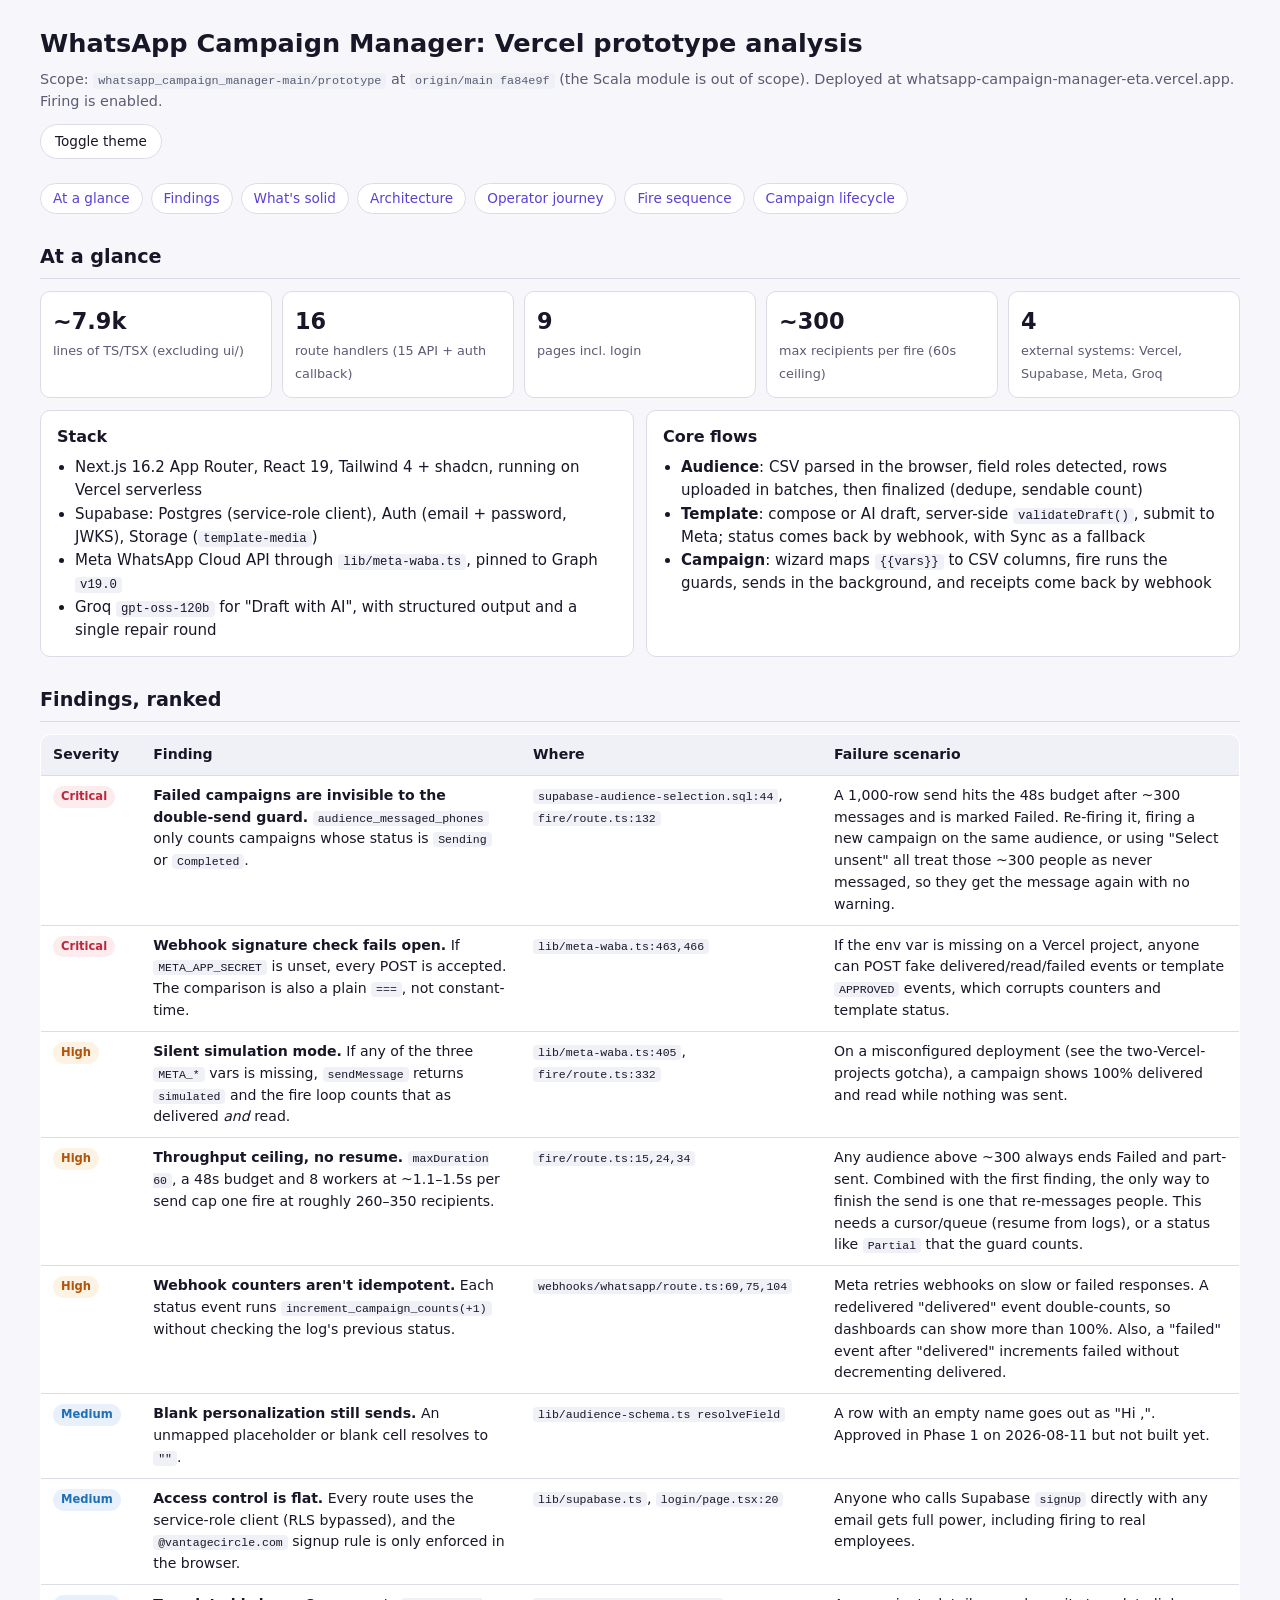
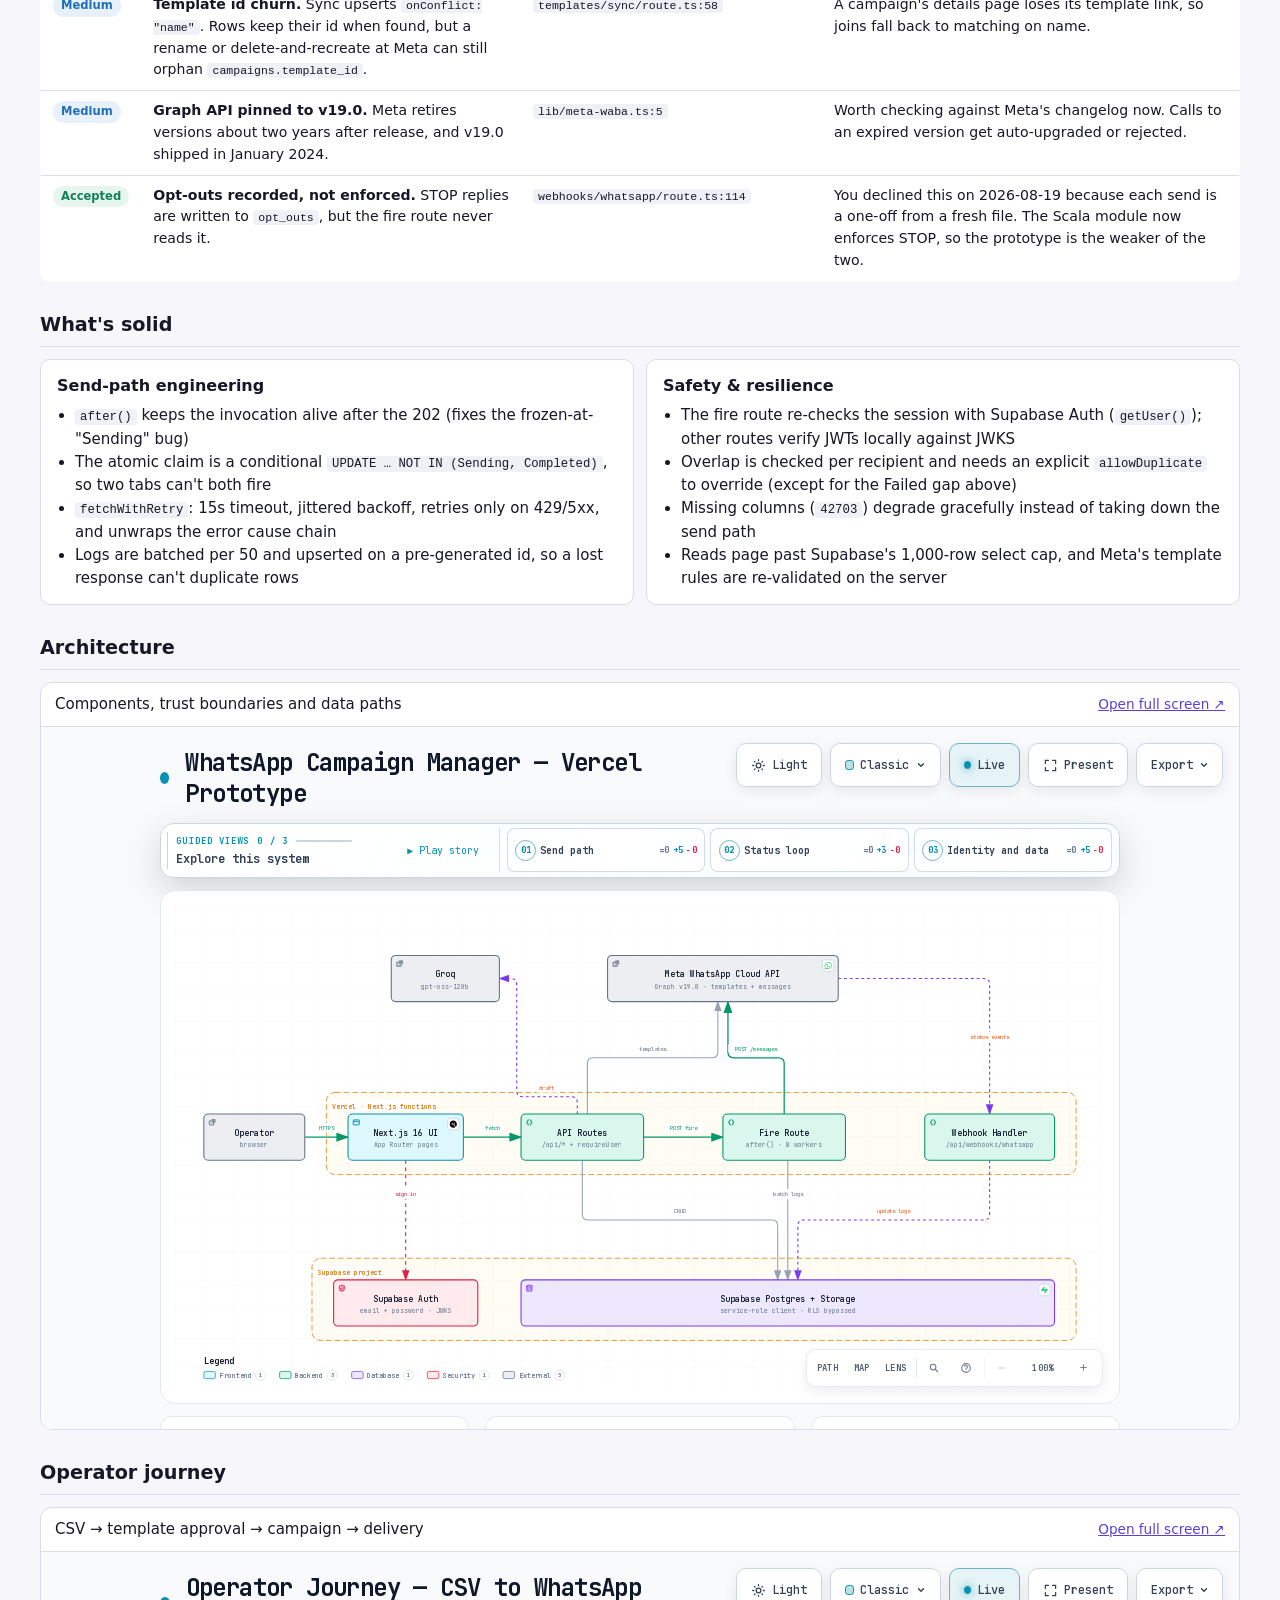
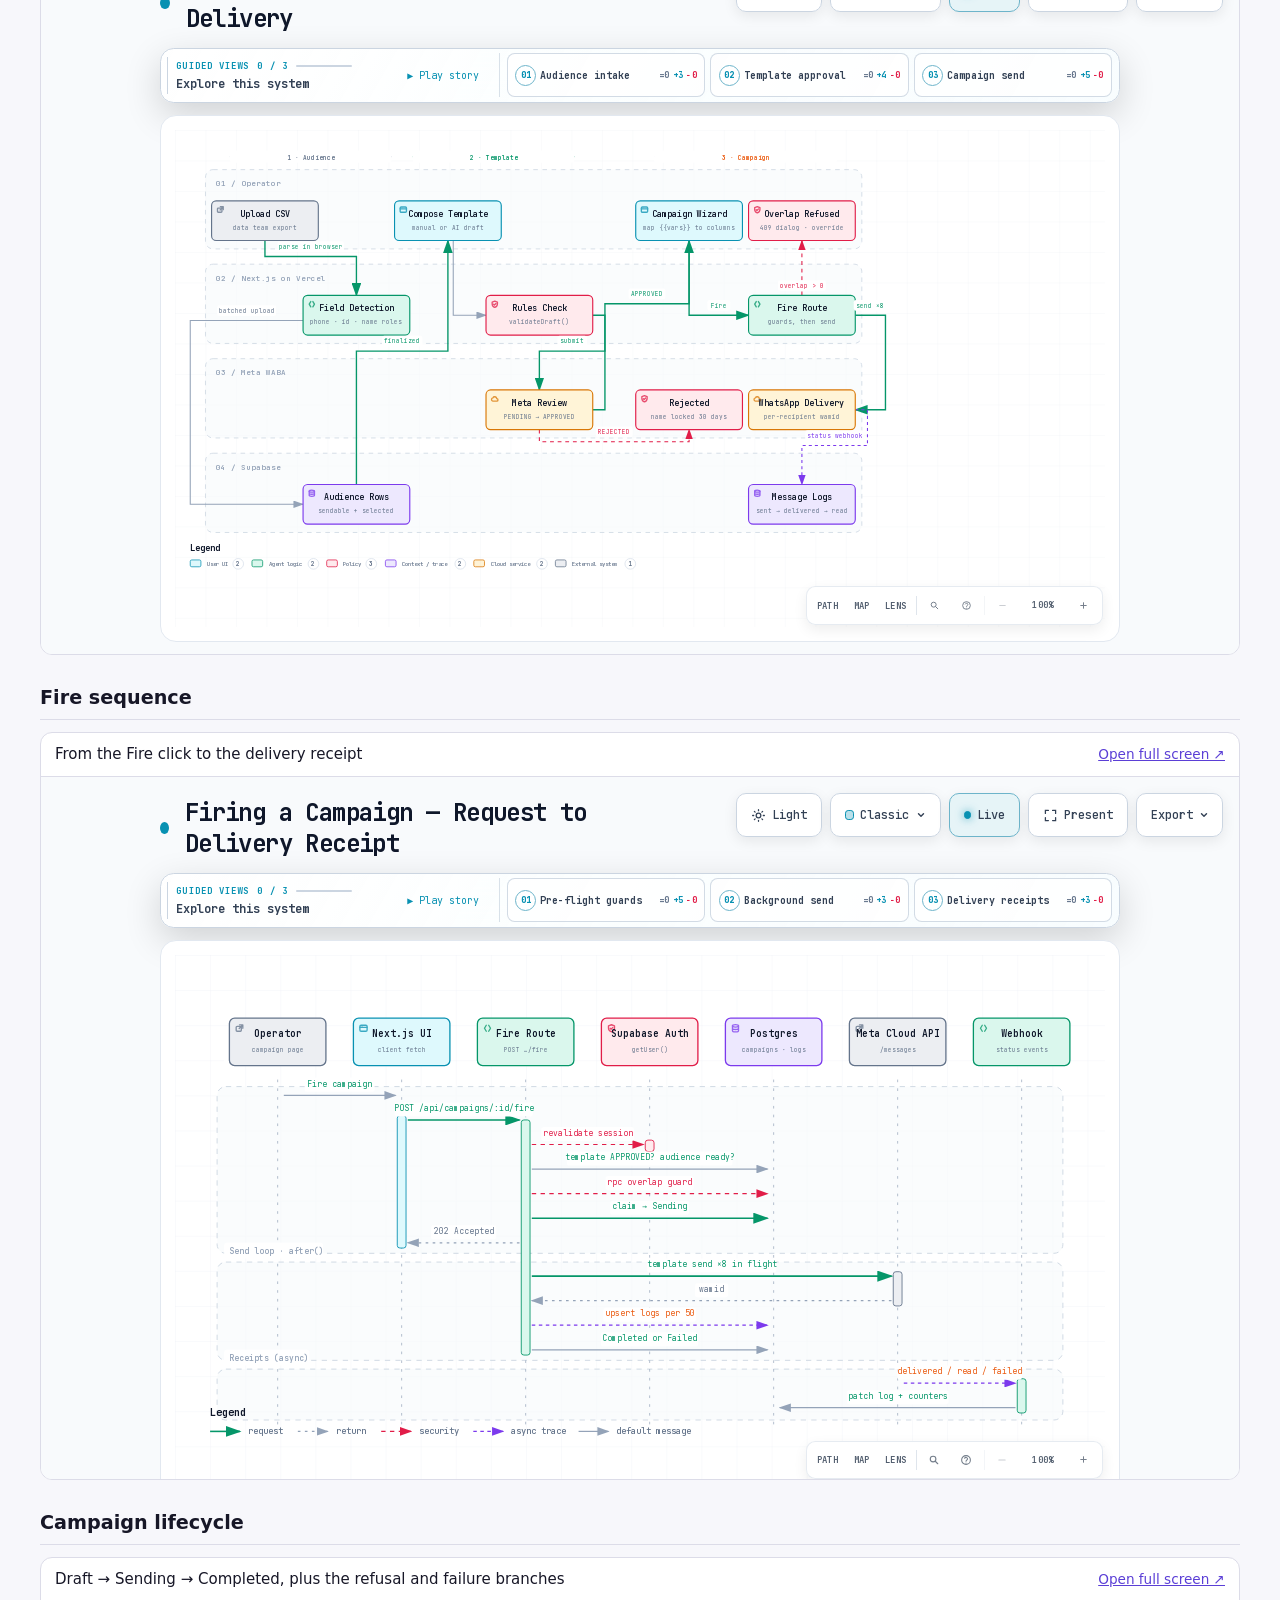
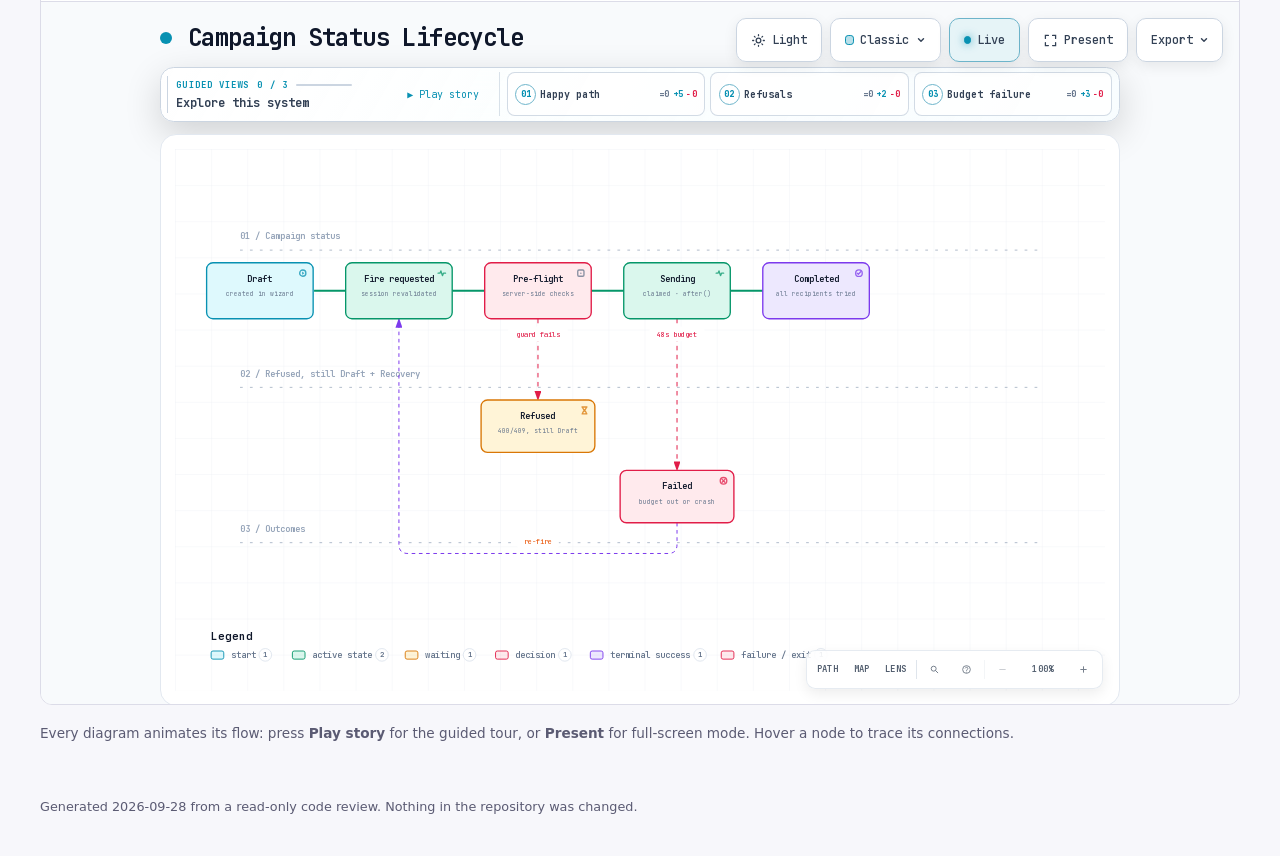
<file: prototype-analysis/index.html>
<!doctype html>
<html lang="en">
<head>
<meta charset="utf-8">
<meta name="viewport" content="width=device-width, initial-scale=1">
<title>Prototype Analysis</title>
<style>
:root{
  --bg:#f7f7fb; --surface:#ffffff; --surface-2:#f0f0f7; --text:#171727; --muted:#5b5b73;
  --border:#dcdce8; --brand:#5b3fd6; --crit:#c0263b; --high:#b45309; --med:#1d6fb8; --ok:#11805a;
  --crit-bg:#fdecee; --high-bg:#fdf3e4; --med-bg:#e8f1fb; --ok-bg:#e6f5ee;
  --mono:ui-monospace,SFMono-Regular,Menlo,monospace; --sans:system-ui,-apple-system,"Segoe UI",sans-serif;
}
@media (prefers-color-scheme:dark){:root:not([data-theme="light"]){
  --bg:#0c0c16; --surface:#15152a; --surface-2:#1c1c34; --text:#ececf6; --muted:#a3a3bd;
  --border:#2c2c48; --brand:#a896ff; --crit:#ff7085; --high:#f5a524; --med:#6cb4ff; --ok:#3ddc97;
  --crit-bg:#3a1520; --high-bg:#35260c; --med-bg:#11263d; --ok-bg:#0f2c22;
}}
:root[data-theme="dark"]{
  --bg:#0c0c16; --surface:#15152a; --surface-2:#1c1c34; --text:#ececf6; --muted:#a3a3bd;
  --border:#2c2c48; --brand:#a896ff; --crit:#ff7085; --high:#f5a524; --med:#6cb4ff; --ok:#3ddc97;
  --crit-bg:#3a1520; --high-bg:#35260c; --med-bg:#11263d; --ok-bg:#0f2c22;
}
*{box-sizing:border-box}
body{margin:0;background:var(--bg);color:var(--text);font:15px/1.55 var(--sans)}
header,main{padding:0 16px}
@media(min-width:900px){header,main{padding:0 40px}}
header{display:flex;flex-wrap:wrap;gap:12px;align-items:center;justify-content:space-between;padding-top:24px;padding-bottom:8px}
h1{font-size:1.6rem;margin:0}
.sub{color:var(--muted);margin:4px 0 0;font-size:.9rem}
button.theme{background:var(--surface);color:var(--text);border:1px solid var(--border);border-radius:999px;padding:6px 14px;cursor:pointer;font:inherit;font-size:.85rem}
nav.toc{display:flex;flex-wrap:wrap;gap:8px;margin:16px 0}
nav.toc a{color:var(--brand);text-decoration:none;border:1px solid var(--border);background:var(--surface);border-radius:999px;padding:4px 12px;font-size:.85rem}
section{margin:28px 0}
h2{font-size:1.2rem;margin:0 0 12px;border-bottom:1px solid var(--border);padding-bottom:6px}
.stats{display:grid;grid-template-columns:repeat(auto-fit,minmax(150px,1fr));gap:10px}
.stat{background:var(--surface);border:1px solid var(--border);border-radius:10px;padding:12px}
.stat b{display:block;font-size:1.4rem}
.stat span{color:var(--muted);font-size:.8rem}
.grid2{display:grid;gap:12px}
@media(min-width:900px){.grid2{grid-template-columns:1fr 1fr}}
.card{background:var(--surface);border:1px solid var(--border);border-radius:10px;padding:14px 16px}
.card h3{margin:0 0 6px;font-size:1rem}
.card ul{margin:0;padding-left:18px}
code{font-family:var(--mono);font-size:.82em;background:var(--surface-2);padding:1px 5px;border-radius:4px}
table{width:100%;border-collapse:collapse;background:var(--surface);border:1px solid var(--border);border-radius:10px;overflow:hidden;font-size:.88rem}
th,td{text-align:left;padding:9px 12px;border-bottom:1px solid var(--border);vertical-align:top}
th{background:var(--surface-2);font-weight:600}
.tablewrap{overflow-x:auto}
.sev{display:inline-block;font-size:.72rem;font-weight:700;padding:2px 8px;border-radius:999px;white-space:nowrap}
.crit{color:var(--crit);background:var(--crit-bg)} .high{color:var(--high);background:var(--high-bg)}
.med{color:var(--med);background:var(--med-bg)} .ok{color:var(--ok);background:var(--ok-bg)}
.diagram{background:var(--surface);border:1px solid var(--border);border-radius:12px;overflow:hidden;margin-bottom:18px}
.diagram .bar{display:flex;justify-content:space-between;align-items:center;gap:8px;padding:10px 14px;border-bottom:1px solid var(--border)}
.diagram .bar a{color:var(--brand);font-size:.85rem}
.diagram iframe{display:block;width:100%;height:78vh;min-height:520px;border:0}
.note{color:var(--muted);font-size:.85rem}
footer{padding:24px 16px 40px;color:var(--muted);font-size:.8rem}
@media(min-width:900px){footer{padding:24px 40px 40px}}
</style>
</head>
<body>
<header>
  <div>
    <h1>WhatsApp Campaign Manager: Vercel prototype analysis</h1>
    <p class="sub">Scope: <code>whatsapp_campaign_manager-main/prototype</code> at <code>origin/main fa84e9f</code> (the Scala module is out of scope). Deployed at whatsapp-campaign-manager-eta.vercel.app. Firing is enabled.</p>
  </div>
  <button class="theme" id="themeBtn" type="button" aria-label="Toggle colour theme">Toggle theme</button>
</header>
<main>
<nav class="toc" aria-label="Sections">
  <a href="#glance">At a glance</a><a href="#findings">Findings</a><a href="#strengths">What's solid</a>
  <a href="#d-arch">Architecture</a><a href="#d-journey">Operator journey</a><a href="#d-seq">Fire sequence</a><a href="#d-life">Campaign lifecycle</a>
</nav>

<section id="glance">
  <h2>At a glance</h2>
  <div class="stats">
    <div class="stat"><b>~7.9k</b><span>lines of TS/TSX (excluding ui/)</span></div>
    <div class="stat"><b>16</b><span>route handlers (15 API + auth callback)</span></div>
    <div class="stat"><b>9</b><span>pages incl. login</span></div>
    <div class="stat"><b>~300</b><span>max recipients per fire (60s ceiling)</span></div>
    <div class="stat"><b>4</b><span>external systems: Vercel, Supabase, Meta, Groq</span></div>
  </div>
  <div class="grid2" style="margin-top:12px">
    <div class="card"><h3>Stack</h3><ul>
      <li>Next.js 16.2 App Router, React 19, Tailwind 4 + shadcn, running on Vercel serverless</li>
      <li>Supabase: Postgres (service-role client), Auth (email + password, JWKS), Storage (<code>template-media</code>)</li>
      <li>Meta WhatsApp Cloud API through <code>lib/meta-waba.ts</code>, pinned to Graph <code>v19.0</code></li>
      <li>Groq <code>gpt-oss-120b</code> for "Draft with AI", with structured output and a single repair round</li>
    </ul></div>
    <div class="card"><h3>Core flows</h3><ul>
      <li><b>Audience</b>: CSV parsed in the browser, field roles detected, rows uploaded in batches, then finalized (dedupe, sendable count)</li>
      <li><b>Template</b>: compose or AI draft, server-side <code>validateDraft()</code>, submit to Meta; status comes back by webhook, with Sync as a fallback</li>
      <li><b>Campaign</b>: wizard maps <code>{{vars}}</code> to CSV columns, fire runs the guards, sends in the background, and receipts come back by webhook</li>
    </ul></div>
  </div>
</section>

<section id="findings">
  <h2>Findings, ranked</h2>
  <div class="tablewrap"><table>
    <thead><tr><th>Severity</th><th>Finding</th><th>Where</th><th>Failure scenario</th></tr></thead>
    <tbody>
      <tr><td><span class="sev crit">Critical</span></td>
        <td><b>Failed campaigns are invisible to the double-send guard.</b> <code>audience_messaged_phones</code> only counts campaigns whose status is <code>Sending</code> or <code>Completed</code>.</td>
        <td><code>supabase-audience-selection.sql:44</code>, <code>fire/route.ts:132</code></td>
        <td>A 1,000-row send hits the 48s budget after ~300 messages and is marked Failed. Re-firing it, firing a new campaign on the same audience, or using "Select unsent" all treat those ~300 people as never messaged, so they get the message again with no warning.</td></tr>
      <tr><td><span class="sev crit">Critical</span></td>
        <td><b>Webhook signature check fails open.</b> If <code>META_APP_SECRET</code> is unset, every POST is accepted. The comparison is also a plain <code>===</code>, not constant-time.</td>
        <td><code>lib/meta-waba.ts:463,466</code></td>
        <td>If the env var is missing on a Vercel project, anyone can POST fake delivered/read/failed events or template <code>APPROVED</code> events, which corrupts counters and template status.</td></tr>
      <tr><td><span class="sev high">High</span></td>
        <td><b>Silent simulation mode.</b> If any of the three <code>META_*</code> vars is missing, <code>sendMessage</code> returns <code>simulated</code> and the fire loop counts that as delivered <i>and</i> read.</td>
        <td><code>lib/meta-waba.ts:405</code>, <code>fire/route.ts:332</code></td>
        <td>On a misconfigured deployment (see the two-Vercel-projects gotcha), a campaign shows 100% delivered and read while nothing was sent.</td></tr>
      <tr><td><span class="sev high">High</span></td>
        <td><b>Throughput ceiling, no resume.</b> <code>maxDuration 60</code>, a 48s budget and 8 workers at ~1.1–1.5s per send cap one fire at roughly 260–350 recipients.</td>
        <td><code>fire/route.ts:15,24,34</code></td>
        <td>Any audience above ~300 always ends Failed and part-sent. Combined with the first finding, the only way to finish the send is one that re-messages people. This needs a cursor/queue (resume from logs), or a status like <code>Partial</code> that the guard counts.</td></tr>
      <tr><td><span class="sev high">High</span></td>
        <td><b>Webhook counters aren't idempotent.</b> Each status event runs <code>increment_campaign_counts(+1)</code> without checking the log's previous status.</td>
        <td><code>webhooks/whatsapp/route.ts:69,75,104</code></td>
        <td>Meta retries webhooks on slow or failed responses. A redelivered "delivered" event double-counts, so dashboards can show more than 100%. Also, a "failed" event after "delivered" increments failed without decrementing delivered.</td></tr>
      <tr><td><span class="sev med">Medium</span></td>
        <td><b>Blank personalization still sends.</b> An unmapped placeholder or blank cell resolves to <code>""</code>.</td>
        <td><code>lib/audience-schema.ts resolveField</code></td>
        <td>A row with an empty name goes out as "Hi ,". Approved in Phase 1 on 2026-08-11 but not built yet.</td></tr>
      <tr><td><span class="sev med">Medium</span></td>
        <td><b>Access control is flat.</b> Every route uses the service-role client (RLS bypassed), and the <code>@vantagecircle.com</code> signup rule is only enforced in the browser.</td>
        <td><code>lib/supabase.ts</code>, <code>login/page.tsx:20</code></td>
        <td>Anyone who calls Supabase <code>signUp</code> directly with any email gets full power, including firing to real employees.</td></tr>
      <tr><td><span class="sev med">Medium</span></td>
        <td><b>Template id churn.</b> Sync upserts <code>onConflict: "name"</code>. Rows keep their id when found, but a rename or delete-and-recreate at Meta can still orphan <code>campaigns.template_id</code>.</td>
        <td><code>templates/sync/route.ts:58</code></td>
        <td>A campaign's details page loses its template link, so joins fall back to matching on name.</td></tr>
      <tr><td><span class="sev med">Medium</span></td>
        <td><b>Graph API pinned to v19.0.</b> Meta retires versions about two years after release, and v19.0 shipped in January 2024.</td>
        <td><code>lib/meta-waba.ts:5</code></td>
        <td>Worth checking against Meta's changelog now. Calls to an expired version get auto-upgraded or rejected.</td></tr>
      <tr><td><span class="sev ok">Accepted</span></td>
        <td><b>Opt-outs recorded, not enforced.</b> STOP replies are written to <code>opt_outs</code>, but the fire route never reads it.</td>
        <td><code>webhooks/whatsapp/route.ts:114</code></td>
        <td>You declined this on 2026-08-19 because each send is a one-off from a fresh file. The Scala module now enforces STOP, so the prototype is the weaker of the two.</td></tr>
    </tbody>
  </table></div>
</section>

<section id="strengths">
  <h2>What's solid</h2>
  <div class="grid2">
    <div class="card"><h3>Send-path engineering</h3><ul>
      <li><code>after()</code> keeps the invocation alive after the 202 (fixes the frozen-at-"Sending" bug)</li>
      <li>The atomic claim is a conditional <code>UPDATE … NOT IN (Sending, Completed)</code>, so two tabs can't both fire</li>
      <li><code>fetchWithRetry</code>: 15s timeout, jittered backoff, retries only on 429/5xx, and unwraps the error cause chain</li>
      <li>Logs are batched per 50 and upserted on a pre-generated id, so a lost response can't duplicate rows</li>
    </ul></div>
    <div class="card"><h3>Safety &amp; resilience</h3><ul>
      <li>The fire route re-checks the session with Supabase Auth (<code>getUser()</code>); other routes verify JWTs locally against JWKS</li>
      <li>Overlap is checked per recipient and needs an explicit <code>allowDuplicate</code> to override (except for the Failed gap above)</li>
      <li>Missing columns (<code>42703</code>) degrade gracefully instead of taking down the send path</li>
      <li>Reads page past Supabase's 1,000-row select cap, and Meta's template rules are re-validated on the server</li>
    </ul></div>
  </div>
</section>

<section id="d-arch">
  <h2>Architecture</h2>
  <div class="diagram"><div class="bar"><span>Components, trust boundaries and data paths</span><a href="system.html" target="_blank" rel="noopener">Open full screen ↗</a></div>
  <iframe src="system.html" title="System architecture diagram" loading="lazy"></iframe></div>
</section>
<section id="d-journey">
  <h2>Operator journey</h2>
  <div class="diagram"><div class="bar"><span>CSV → template approval → campaign → delivery</span><a href="operator-journey.html" target="_blank" rel="noopener">Open full screen ↗</a></div>
  <iframe src="operator-journey.html" title="Operator journey workflow diagram" loading="lazy"></iframe></div>
</section>
<section id="d-seq">
  <h2>Fire sequence</h2>
  <div class="diagram"><div class="bar"><span>From the Fire click to the delivery receipt</span><a href="fire-campaign.html" target="_blank" rel="noopener">Open full screen ↗</a></div>
  <iframe src="fire-campaign.html" title="Fire campaign sequence diagram" loading="lazy"></iframe></div>
</section>
<section id="d-life">
  <h2>Campaign lifecycle</h2>
  <div class="diagram"><div class="bar"><span>Draft → Sending → Completed, plus the refusal and failure branches</span><a href="campaign.html" target="_blank" rel="noopener">Open full screen ↗</a></div>
  <iframe src="campaign.html" title="Campaign status lifecycle diagram" loading="lazy"></iframe></div>
  <p class="note">Every diagram animates its flow: press <b>Play story</b> for the guided tour, or <b>Present</b> for full-screen mode. Hover a node to trace its connections.</p>
</section>
</main>
<footer>Generated 2026-09-28 from a read-only code review. Nothing in the repository was changed.</footer>
<script>
(function(){
  var root=document.documentElement, btn=document.getElementById('themeBtn');
  try{var saved=localStorage.getItem('pa-theme'); if(saved) root.setAttribute('data-theme',saved);}catch(e){}
  btn.addEventListener('click',function(){
    var dark=root.getAttribute('data-theme')==='dark'||(!root.getAttribute('data-theme')&&matchMedia('(prefers-color-scheme: dark)').matches);
    var next=dark?'light':'dark'; root.setAttribute('data-theme',next);
    try{localStorage.setItem('pa-theme',next);}catch(e){}
  });
})();
</script>
</body>
</html>
</file>
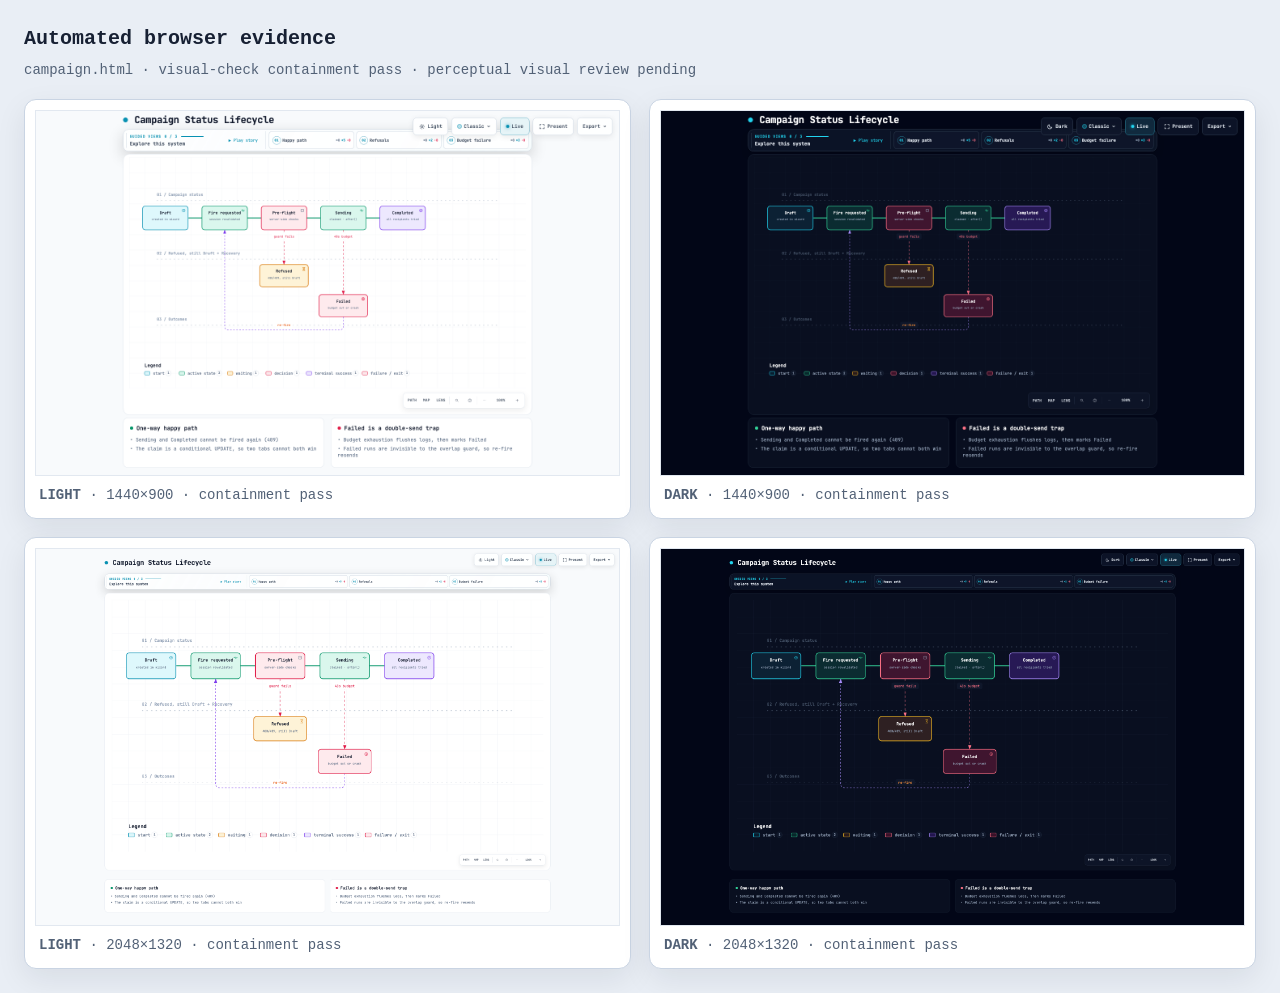
<file: prototype-analysis/campaign.visual-check.html>
<!doctype html>
<html lang="en">
<head>
<meta charset="utf-8">
<meta name="viewport" content="width=device-width,initial-scale=1">
<title>Archify automated browser evidence · campaign.html</title>
<style>
*{box-sizing:border-box}body{margin:0;padding:24px;background:#e9eef5;color:#172033;font:14px/1.5 ui-monospace,SFMono-Regular,Menlo,Consolas,monospace}header{max-width:1500px;margin:0 auto 18px}h1{margin:0 0 6px;font-size:20px}p{margin:0;color:#526176}.grid{max-width:1500px;margin:auto;display:grid;grid-template-columns:repeat(2,minmax(0,1fr));gap:18px}figure{margin:0;padding:10px;background:white;border:1px solid #c9d4e3;border-radius:12px;box-shadow:0 10px 30px rgba(15,23,42,.08)}img{display:block;width:100%;height:auto;border:1px solid #e2e8f0}figcaption{padding:9px 4px 2px;color:#526176}@media(max-width:900px){.grid{grid-template-columns:1fr}}
</style>
</head>
<body>
<header><h1>Automated browser evidence</h1><p>campaign.html · visual-check containment pass · perceptual visual review pending</p></header>
<main class="grid">
      <figure>
        <img src="campaign.visual-check.1440x900.light.png" alt="light 1440 by 900">
        <figcaption><strong>LIGHT</strong> · 1440×900 · containment pass</figcaption>
      </figure>
      <figure>
        <img src="campaign.visual-check.1440x900.dark.png" alt="dark 1440 by 900">
        <figcaption><strong>DARK</strong> · 1440×900 · containment pass</figcaption>
      </figure>
      <figure>
        <img src="campaign.visual-check.2048x1320.light.png" alt="light 2048 by 1320">
        <figcaption><strong>LIGHT</strong> · 2048×1320 · containment pass</figcaption>
      </figure>
      <figure>
        <img src="campaign.visual-check.2048x1320.dark.png" alt="dark 2048 by 1320">
        <figcaption><strong>DARK</strong> · 2048×1320 · containment pass</figcaption>
      </figure>
</main>
</body>
</html>
</file>
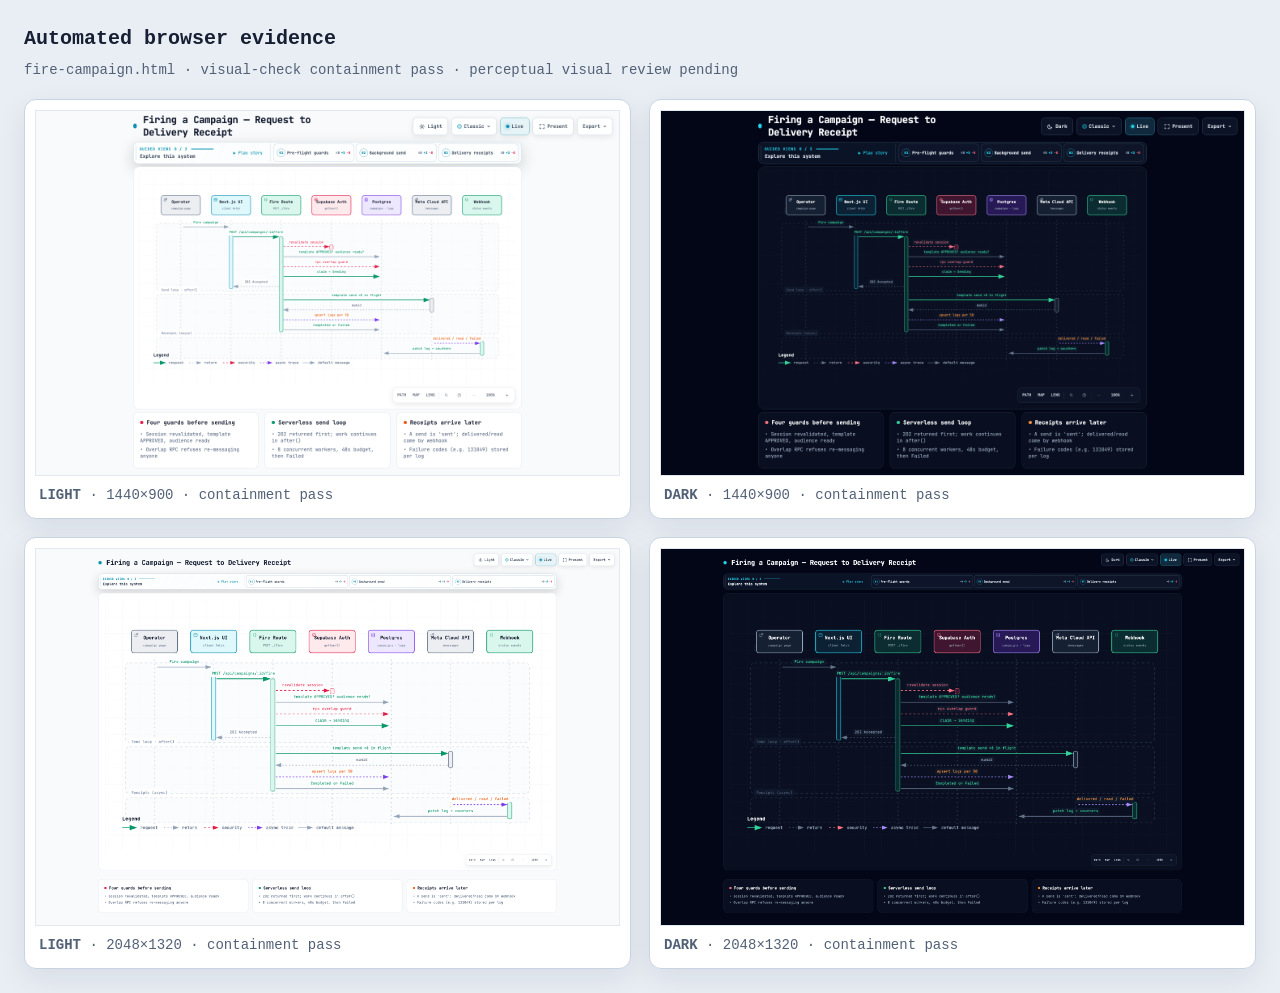
<file: prototype-analysis/fire-campaign.visual-check.html>
<!doctype html>
<html lang="en">
<head>
<meta charset="utf-8">
<meta name="viewport" content="width=device-width,initial-scale=1">
<title>Archify automated browser evidence · fire-campaign.html</title>
<style>
*{box-sizing:border-box}body{margin:0;padding:24px;background:#e9eef5;color:#172033;font:14px/1.5 ui-monospace,SFMono-Regular,Menlo,Consolas,monospace}header{max-width:1500px;margin:0 auto 18px}h1{margin:0 0 6px;font-size:20px}p{margin:0;color:#526176}.grid{max-width:1500px;margin:auto;display:grid;grid-template-columns:repeat(2,minmax(0,1fr));gap:18px}figure{margin:0;padding:10px;background:white;border:1px solid #c9d4e3;border-radius:12px;box-shadow:0 10px 30px rgba(15,23,42,.08)}img{display:block;width:100%;height:auto;border:1px solid #e2e8f0}figcaption{padding:9px 4px 2px;color:#526176}@media(max-width:900px){.grid{grid-template-columns:1fr}}
</style>
</head>
<body>
<header><h1>Automated browser evidence</h1><p>fire-campaign.html · visual-check containment pass · perceptual visual review pending</p></header>
<main class="grid">
      <figure>
        <img src="fire-campaign.visual-check.1440x900.light.png" alt="light 1440 by 900">
        <figcaption><strong>LIGHT</strong> · 1440×900 · containment pass</figcaption>
      </figure>
      <figure>
        <img src="fire-campaign.visual-check.1440x900.dark.png" alt="dark 1440 by 900">
        <figcaption><strong>DARK</strong> · 1440×900 · containment pass</figcaption>
      </figure>
      <figure>
        <img src="fire-campaign.visual-check.2048x1320.light.png" alt="light 2048 by 1320">
        <figcaption><strong>LIGHT</strong> · 2048×1320 · containment pass</figcaption>
      </figure>
      <figure>
        <img src="fire-campaign.visual-check.2048x1320.dark.png" alt="dark 2048 by 1320">
        <figcaption><strong>DARK</strong> · 2048×1320 · containment pass</figcaption>
      </figure>
</main>
</body>
</html>
</file>
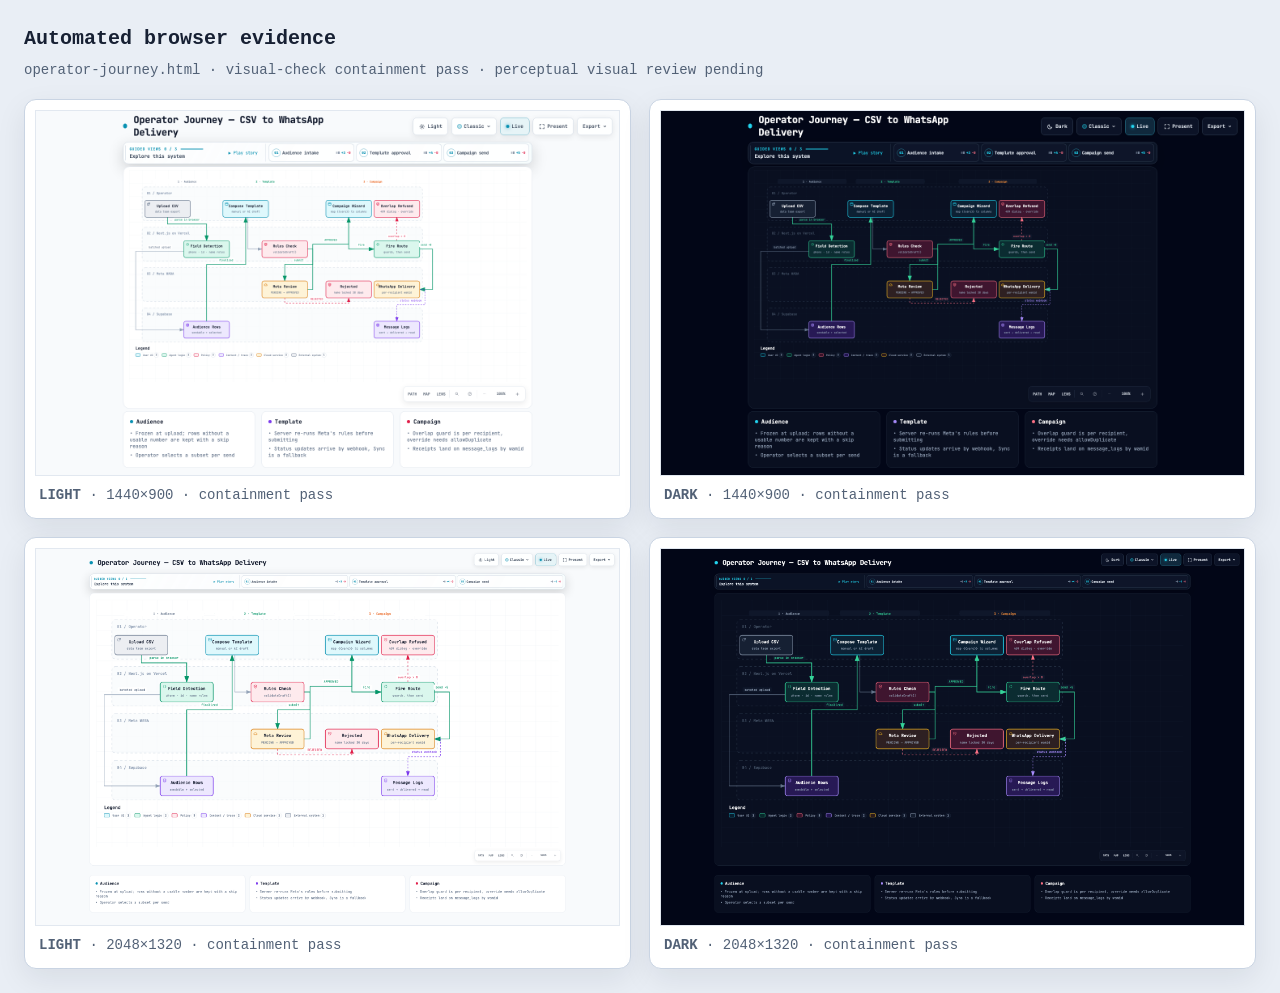
<file: prototype-analysis/operator-journey.visual-check.html>
<!doctype html>
<html lang="en">
<head>
<meta charset="utf-8">
<meta name="viewport" content="width=device-width,initial-scale=1">
<title>Archify automated browser evidence · operator-journey.html</title>
<style>
*{box-sizing:border-box}body{margin:0;padding:24px;background:#e9eef5;color:#172033;font:14px/1.5 ui-monospace,SFMono-Regular,Menlo,Consolas,monospace}header{max-width:1500px;margin:0 auto 18px}h1{margin:0 0 6px;font-size:20px}p{margin:0;color:#526176}.grid{max-width:1500px;margin:auto;display:grid;grid-template-columns:repeat(2,minmax(0,1fr));gap:18px}figure{margin:0;padding:10px;background:white;border:1px solid #c9d4e3;border-radius:12px;box-shadow:0 10px 30px rgba(15,23,42,.08)}img{display:block;width:100%;height:auto;border:1px solid #e2e8f0}figcaption{padding:9px 4px 2px;color:#526176}@media(max-width:900px){.grid{grid-template-columns:1fr}}
</style>
</head>
<body>
<header><h1>Automated browser evidence</h1><p>operator-journey.html · visual-check containment pass · perceptual visual review pending</p></header>
<main class="grid">
      <figure>
        <img src="operator-journey.visual-check.1440x900.light.png" alt="light 1440 by 900">
        <figcaption><strong>LIGHT</strong> · 1440×900 · containment pass</figcaption>
      </figure>
      <figure>
        <img src="operator-journey.visual-check.1440x900.dark.png" alt="dark 1440 by 900">
        <figcaption><strong>DARK</strong> · 1440×900 · containment pass</figcaption>
      </figure>
      <figure>
        <img src="operator-journey.visual-check.2048x1320.light.png" alt="light 2048 by 1320">
        <figcaption><strong>LIGHT</strong> · 2048×1320 · containment pass</figcaption>
      </figure>
      <figure>
        <img src="operator-journey.visual-check.2048x1320.dark.png" alt="dark 2048 by 1320">
        <figcaption><strong>DARK</strong> · 2048×1320 · containment pass</figcaption>
      </figure>
</main>
</body>
</html>
</file>
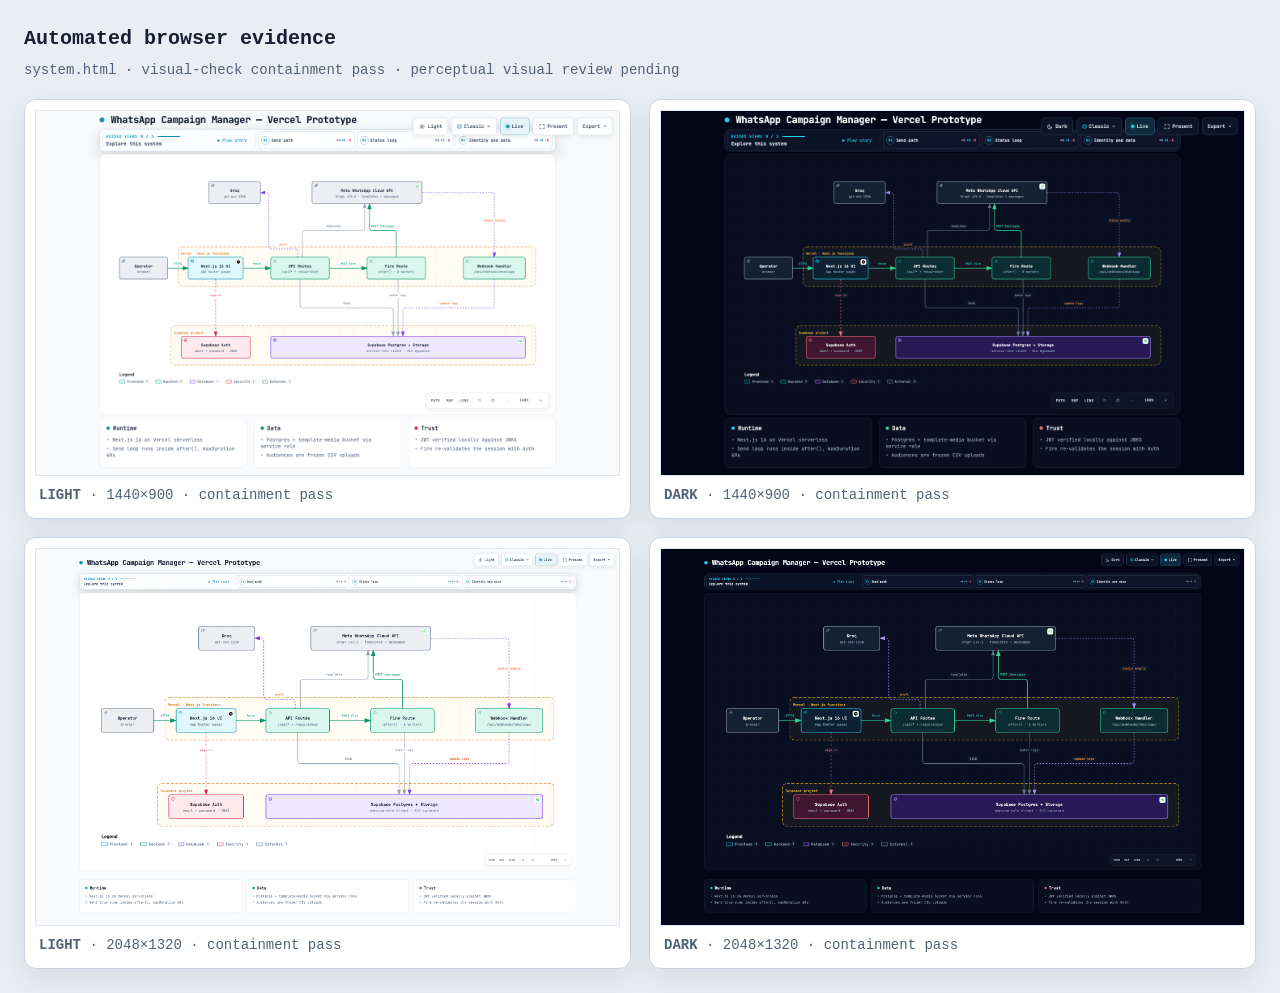
<file: prototype-analysis/system.visual-check.html>
<!doctype html>
<html lang="en">
<head>
<meta charset="utf-8">
<meta name="viewport" content="width=device-width,initial-scale=1">
<title>Archify automated browser evidence · system.html</title>
<style>
*{box-sizing:border-box}body{margin:0;padding:24px;background:#e9eef5;color:#172033;font:14px/1.5 ui-monospace,SFMono-Regular,Menlo,Consolas,monospace}header{max-width:1500px;margin:0 auto 18px}h1{margin:0 0 6px;font-size:20px}p{margin:0;color:#526176}.grid{max-width:1500px;margin:auto;display:grid;grid-template-columns:repeat(2,minmax(0,1fr));gap:18px}figure{margin:0;padding:10px;background:white;border:1px solid #c9d4e3;border-radius:12px;box-shadow:0 10px 30px rgba(15,23,42,.08)}img{display:block;width:100%;height:auto;border:1px solid #e2e8f0}figcaption{padding:9px 4px 2px;color:#526176}@media(max-width:900px){.grid{grid-template-columns:1fr}}
</style>
</head>
<body>
<header><h1>Automated browser evidence</h1><p>system.html · visual-check containment pass · perceptual visual review pending</p></header>
<main class="grid">
      <figure>
        <img src="system.visual-check.1440x900.light.png" alt="light 1440 by 900">
        <figcaption><strong>LIGHT</strong> · 1440×900 · containment pass</figcaption>
      </figure>
      <figure>
        <img src="system.visual-check.1440x900.dark.png" alt="dark 1440 by 900">
        <figcaption><strong>DARK</strong> · 1440×900 · containment pass</figcaption>
      </figure>
      <figure>
        <img src="system.visual-check.2048x1320.light.png" alt="light 2048 by 1320">
        <figcaption><strong>LIGHT</strong> · 2048×1320 · containment pass</figcaption>
      </figure>
      <figure>
        <img src="system.visual-check.2048x1320.dark.png" alt="dark 2048 by 1320">
        <figcaption><strong>DARK</strong> · 2048×1320 · containment pass</figcaption>
      </figure>
</main>
</body>
</html>
</file>
